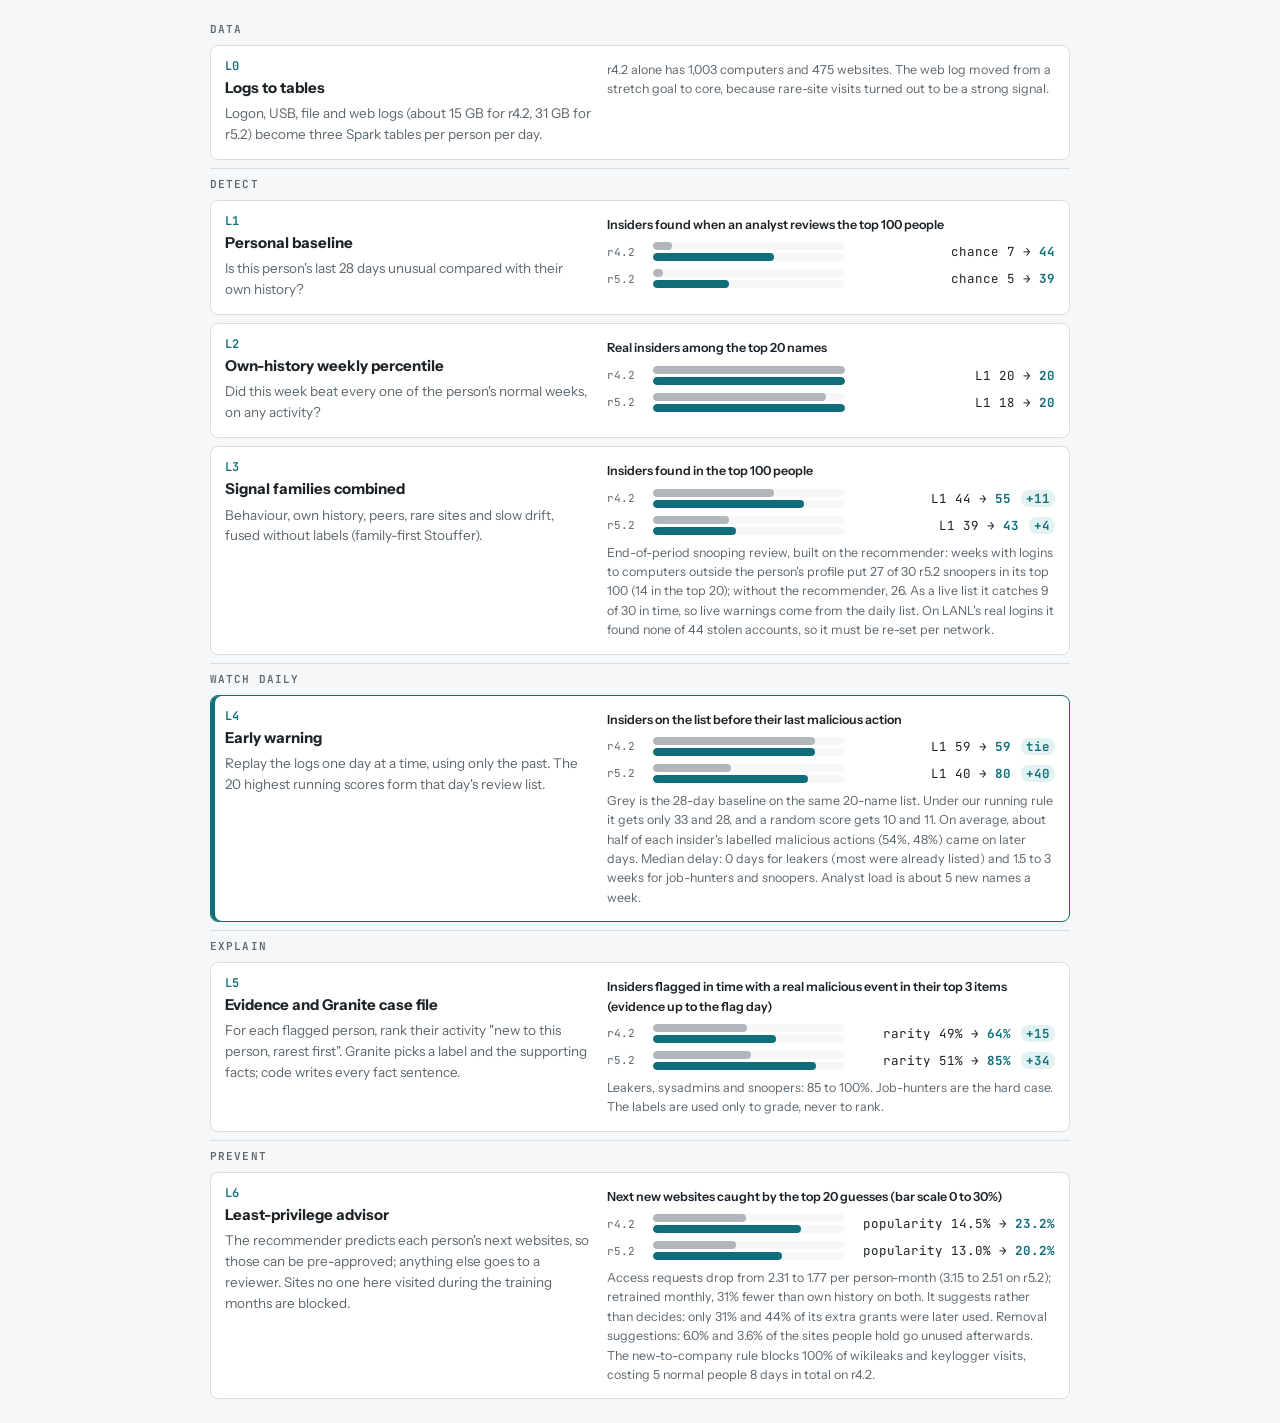
<file: figures/levels.html>
<!doctype html><html data-theme="light"><head><meta charset="utf-8"><link rel="stylesheet" href="https://fonts.googleapis.com/css2?family=Instrument+Sans:wght@400;500;600;700&family=JetBrains+Mono:wght@400;600&display=swap"><style>
/* Layout: one 760px reading column; the hour track and role grid are the only wide elements, each scrolls on its own. */
:root {
  --bg: #f6f7f8; --surface: #ffffff; --fg: #1c2328; --muted: #5b6770; --line: #d9dee2;
  --accent: #0f6e7a; --accent-soft: #e2f1f2; --warn: #9a5b00; --warn-soft: #fbf0dd;
  --font-body: "Instrument Sans", "Helvetica Neue", Arial, sans-serif;
  --font-mono: "JetBrains Mono", ui-monospace, Menlo, monospace;
}
@media (prefers-color-scheme: dark) { :root:not([data-theme="light"]) {
  --bg: #12171a; --surface: #1a2125; --fg: #e4e9ec; --muted: #9aa7af; --line: #2c363c;
  --accent: #5cc3cf; --accent-soft: #163135; --warn: #e8b25c; --warn-soft: #33281a; color-scheme: dark } }
:root[data-theme="dark"] {
  --bg: #12171a; --surface: #1a2125; --fg: #e4e9ec; --muted: #9aa7af; --line: #2c363c;
  --accent: #5cc3cf; --accent-soft: #163135; --warn: #e8b25c; --warn-soft: #33281a; color-scheme: dark }
body { background: var(--bg); color: var(--fg); font: 15px/1.55 var(--font-body); }
.wrap { max-width: 760px; margin: 0 auto; padding-block: 40px 64px;
  padding-left: max(16px, env(safe-area-inset-left, 0px)); padding-right: max(16px, env(safe-area-inset-right, 0px));
  display: grid; gap: 36px; }
header { display: grid; gap: 8px; }
.eyebrow { font: 600 12px/1 var(--font-mono); letter-spacing: .08em; text-transform: uppercase; color: var(--accent); }
h1 { font-size: 34px; line-height: 1.1; margin: 0; text-wrap: balance; letter-spacing: -.01em; }
h2 { font-size: 20px; margin: 0 0 12px; text-wrap: balance; }
p { margin: 0; }
.lede { font-size: 17px; max-width: 65ch; }
.sub { color: var(--muted); }
section { display: grid; gap: 12px; min-width: 0; }
.parts { display: grid; grid-template-columns: repeat(3, minmax(0, 1fr)); gap: 12px; }
.part { background: var(--surface); border: 1px solid var(--line); border-radius: 8px; padding: 14px; display: grid; gap: 6px; align-content: start; }
.part b { font-size: 15px; }
.part .tag { font: 600 11px/1 var(--font-mono); color: var(--accent); text-transform: uppercase; letter-spacing: .06em; }
.pitch { border-left: 3px solid var(--accent); padding: 4px 0 4px 14px; font-style: italic; max-width: 65ch; }
.scroll { overflow-x: auto; }
table { border-collapse: collapse; width: 100%; font-size: 14px; }
th, td { text-align: left; padding: 8px 10px; border-bottom: 1px solid var(--line); vertical-align: top; }
th { font-weight: 600; color: var(--muted); font-size: 12px; text-transform: uppercase; letter-spacing: .04em; }
td.n { font: 14px var(--font-mono); font-variant-numeric: tabular-nums; white-space: nowrap; }
td.n strong { color: var(--accent); }
.note { font-size: 13px; color: var(--muted); }
ul { margin: 0; padding-left: 20px; display: grid; gap: 4px; }
.roles { display: grid; gap: 12px; }
.role { background: var(--surface); border: 1px solid var(--line); border-radius: 8px; padding: 14px; display: grid; gap: 10px; min-width: 0; }
.role-head { display: flex; flex-wrap: wrap; gap: 8px 16px; align-items: baseline; justify-content: space-between; }
.role-head b { font-size: 16px; }
.owner { font: 13px var(--font-mono); color: var(--muted); border-bottom: 1px dashed var(--line); min-width: 120px; padding-bottom: 1px; }
.blocks { display: grid; grid-template-columns: repeat(4, minmax(0, 1fr)); gap: 8px; }
.block { display: grid; gap: 4px; align-content: start; font-size: 13.5px; }
.block .h { font: 600 11px/1 var(--font-mono); color: var(--accent); }
code { font: 12.5px var(--font-mono); background: var(--accent-soft); padding: 1px 5px; border-radius: 4px; overflow-wrap: anywhere; }
.settings { display: grid; grid-template-columns: repeat(2, minmax(0, 1fr)); gap: 12px; }
.settings > div { background: var(--accent-soft); border-radius: 8px; padding: 12px 14px; display: grid; gap: 6px; align-content: start; }
.cuts { list-style: none; padding: 0; display: grid; gap: 8px; }
.cuts li { display: grid; grid-template-columns: 64px 1fr; gap: 12px; align-items: baseline; }
.hr { font: 600 13px var(--font-mono); color: var(--warn); background: var(--warn-soft); border-radius: 4px; padding: 2px 6px; text-align: center; }
.track { position: relative; height: 34px; margin: 4px 0 6px; min-width: 420px; }
.track .bar { position: absolute; left: 0; right: 0; top: 16px; height: 2px; background: var(--line); }
.track .tick { position: absolute; top: 9px; width: 2px; height: 16px; background: var(--warn); transform: translateX(-1px); }
.track .lab { position: absolute; top: 0; font: 11px var(--font-mono); color: var(--muted); transform: translateX(-50%); }
.track .end { position: absolute; top: 22px; font: 11px var(--font-mono); color: var(--muted); }
ol.demo { margin: 0; padding-left: 20px; display: grid; gap: 4px; }
.saythis { display: grid; gap: 8px; }
.saythis div { display: grid; grid-template-columns: minmax(0, 1fr) minmax(0, 1fr); gap: 12px; font-size: 14px; }
.levels { display: grid; gap: 8px; }
.stage { font: 600 11px/1 var(--font-mono); letter-spacing: .1em; text-transform: uppercase; color: var(--muted); padding: 10px 0 2px; border-top: 1px solid var(--line); }
.stage:first-child { border-top: 0; padding-top: 0; }
.lvl { display: grid; grid-template-columns: minmax(0, 0.9fr) minmax(0, 1.1fr); gap: 16px; background: var(--surface); border: 1px solid var(--line); border-radius: 8px; padding: 14px; }
.lvl-hero { border-color: var(--accent); box-shadow: inset 4px 0 0 var(--accent); }
.lvl-text { display: grid; gap: 4px; align-content: start; }
.lvl-text p { font-size: 13.5px; color: var(--muted); }
.lvl-id { font: 600 12px/1 var(--font-mono); color: var(--accent); }
.lvl-bars { display: grid; gap: 8px; align-content: start; min-width: 0; }
.metric { font-size: 12.5px; font-weight: 600; }
.pair { display: grid; grid-template-columns: 36px minmax(0, 1fr) 200px; gap: 10px; align-items: center; }
.pair .vals { text-align: right; }
.rel { font: 11px var(--font-mono); color: var(--muted); }
.tracks { display: grid; gap: 3px; }
.track2 { height: 8px; background: var(--bg); border-radius: 4px; overflow: hidden; }
.track2 i { display: block; height: 100%; border-radius: 4px; }
.track2 i.b0 { background: var(--muted); opacity: .45; }
.track2 i.b1 { background: var(--accent); }
.vals { font: 12.5px var(--font-mono); font-variant-numeric: tabular-nums; white-space: nowrap; }
.vals b { color: var(--accent); }
.chg { font-style: normal; font-weight: 600; color: var(--accent); background: var(--accent-soft); border-radius: 8px; padding: 0 5px; margin-left: 2px; }
.lvl-note { font-size: 12.5px; color: var(--muted); }
@media (max-width: 640px) { .lvl { grid-template-columns: 1fr; gap: 10px; } .pair { grid-template-columns: 36px minmax(0, 1fr); row-gap: 2px; } .pair .vals { grid-column: 2; text-align: left; white-space: normal; } }
.ladder td, .ladder th { font-size: 13px; padding: 7px 8px; }
.ladder td:nth-child(2) { min-width: 150px; }
.chip { display: inline-block; font: 600 11px/1.3 var(--font-mono); padding: 2px 7px; border-radius: 10px; white-space: nowrap; }
.chip.kept { background: var(--accent-soft); color: var(--accent); }
.chip.build { background: var(--accent); color: var(--surface); }
.chip.drop { background: var(--warn-soft); color: var(--warn); }
.yes { color: var(--accent); font-weight: 600; }
.no { color: var(--muted); text-decoration: line-through; }
@media (max-width: 640px) {
  .parts, .settings { grid-template-columns: 1fr; }
  .blocks { grid-template-columns: repeat(2, minmax(0, 1fr)); }
  h1 { font-size: 28px; }
  .saythis div { grid-template-columns: 1fr; gap: 2px; }
}
</style><style>.wrap{max-width:860px;padding-block:16px}</style></head><body><div class="wrap"><section id="levels">
  
  
  <div class="levels">

    <div class="stage">Data</div>
    <div class="lvl">
      <div class="lvl-text"><span class="lvl-id">L0</span><b>Logs to tables</b><p>Logon, USB, file and web logs (about 15 GB for r4.2, 31 GB for r5.2) become three Spark tables per person per day.</p></div>
      <div class="lvl-bars"><p class="lvl-note">r4.2 alone has 1,003 computers and 475 websites. The web log moved from a stretch goal to core, because rare-site visits turned out to be a strong signal.</p></div>
    </div>

    <div class="stage">Detect</div>
    <div class="lvl">
      <div class="lvl-text"><span class="lvl-id">L1</span><b>Personal baseline</b><p>Is this person's last 28 days unusual compared with their own history?</p></div>
      <div class="lvl-bars">
        <div class="metric">Insiders found when an analyst reviews the top 100 people</div>
        <div class="pair"><span class="rel">r4.2</span><div class="tracks"><div class="track2"><i class="b0" style="width:10%"></i></div><div class="track2"><i class="b1" style="width:62.9%"></i></div></div><span class="vals">chance 7 → <b>44</b></span></div>
        <div class="pair"><span class="rel">r5.2</span><div class="tracks"><div class="track2"><i class="b0" style="width:5.1%"></i></div><div class="track2"><i class="b1" style="width:39.4%"></i></div></div><span class="vals">chance 5 → <b>39</b></span></div>
      </div>
    </div>
    <div class="lvl">
      <div class="lvl-text"><span class="lvl-id">L2</span><b>Own-history weekly percentile</b><p>Did this week beat every one of the person's normal weeks, on any activity?</p></div>
      <div class="lvl-bars">
        <div class="metric">Real insiders among the top 20 names</div>
        <div class="pair"><span class="rel">r4.2</span><div class="tracks"><div class="track2"><i class="b0" style="width:100%"></i></div><div class="track2"><i class="b1" style="width:100%"></i></div></div><span class="vals">L1 20 → <b>20</b></span></div>
        <div class="pair"><span class="rel">r5.2</span><div class="tracks"><div class="track2"><i class="b0" style="width:90%"></i></div><div class="track2"><i class="b1" style="width:100%"></i></div></div><span class="vals">L1 18 → <b>20</b></span></div>
      </div>
    </div>
    <div class="lvl">
      <div class="lvl-text"><span class="lvl-id">L3</span><b>Signal families combined</b><p>Behaviour, own history, peers, rare sites and slow drift, fused without labels (family-first Stouffer).</p></div>
      <div class="lvl-bars">
        <div class="metric">Insiders found in the top 100 people</div>
        <div class="pair"><span class="rel">r4.2</span><div class="tracks"><div class="track2"><i class="b0" style="width:62.9%"></i></div><div class="track2"><i class="b1" style="width:78.6%"></i></div></div><span class="vals">L1 44 → <b>55</b> <em class="chg">+11</em></span></div>
        <div class="pair"><span class="rel">r5.2</span><div class="tracks"><div class="track2"><i class="b0" style="width:39.4%"></i></div><div class="track2"><i class="b1" style="width:43.4%"></i></div></div><span class="vals">L1 39 → <b>43</b> <em class="chg">+4</em></span></div>
        <p class="lvl-note">End-of-period snooping review, built on the recommender: weeks with logins to computers outside the person's profile put 27 of 30 r5.2 snoopers in its top 100 (14 in the top 20); without the recommender, 26. As a live list it catches 9 of 30 in time, so live warnings come from the daily list. On LANL's real logins it found none of 44 stolen accounts, so it must be re-set per network.</p>
      </div>
    </div>

    <div class="stage">Watch daily</div>
    <div class="lvl lvl-hero">
      <div class="lvl-text"><span class="lvl-id">L4</span><b>Early warning</b><p>Replay the logs one day at a time, using only the past. The 20 highest running scores form that day's review list.</p></div>
      <div class="lvl-bars">
        <div class="metric">Insiders on the list before their last malicious action</div>
        <div class="pair"><span class="rel">r4.2</span><div class="tracks"><div class="track2"><i class="b0" style="width:84.3%"></i></div><div class="track2"><i class="b1" style="width:84.3%"></i></div></div><span class="vals">L1 59 → <b>59</b> <em class="chg">tie</em></span></div>
        <div class="pair"><span class="rel">r5.2</span><div class="tracks"><div class="track2"><i class="b0" style="width:40.4%"></i></div><div class="track2"><i class="b1" style="width:80.8%"></i></div></div><span class="vals">L1 40 → <b>80</b> <em class="chg">+40</em></span></div>
        <p class="lvl-note">Grey is the 28-day baseline on the same 20-name list. Under our running rule it gets only 33 and 28, and a random score gets 10 and 11. On average, about half of each insider's labelled malicious actions (54%, 48%) came on later days. Median delay: 0 days for leakers (most were already listed) and 1.5 to 3 weeks for job-hunters and snoopers. Analyst load is about 5 new names a week.</p>
      </div>
    </div>

    <div class="stage">Explain</div>
    <div class="lvl">
      <div class="lvl-text"><span class="lvl-id">L5</span><b>Evidence and Granite case file</b><p>For each flagged person, rank their activity "new to this person, rarest first". Granite picks a label and the supporting facts; code writes every fact sentence.</p></div>
      <div class="lvl-bars">
        <div class="metric">Insiders flagged in time with a real malicious event in their top 3 items (evidence up to the flag day)</div>
        <div class="pair"><span class="rel">r4.2</span><div class="tracks"><div class="track2"><i class="b0" style="width:49%"></i></div><div class="track2"><i class="b1" style="width:64%"></i></div></div><span class="vals">rarity 49% → <b>64%</b> <em class="chg">+15</em></span></div>
        <div class="pair"><span class="rel">r5.2</span><div class="tracks"><div class="track2"><i class="b0" style="width:51%"></i></div><div class="track2"><i class="b1" style="width:85%"></i></div></div><span class="vals">rarity 51% → <b>85%</b> <em class="chg">+34</em></span></div>
        <p class="lvl-note">Leakers, sysadmins and snoopers: 85 to 100%. Job-hunters are the hard case. The labels are used only to grade, never to rank.</p>
      </div>
    </div>

    <div class="stage">Prevent</div>
    <div class="lvl">
      <div class="lvl-text"><span class="lvl-id">L6</span><b>Least-privilege advisor</b><p>The recommender predicts each person's next websites, so those can be pre-approved; anything else goes to a reviewer. Sites no one here visited during the training months are blocked.</p></div>
      <div class="lvl-bars">
        <div class="metric">Next new websites caught by the top 20 guesses (bar scale 0 to 30%)</div>
        <div class="pair"><span class="rel">r4.2</span><div class="tracks"><div class="track2"><i class="b0" style="width:48.3%"></i></div><div class="track2"><i class="b1" style="width:77.3%"></i></div></div><span class="vals">popularity 14.5% → <b>23.2%</b></span></div>
        <div class="pair"><span class="rel">r5.2</span><div class="tracks"><div class="track2"><i class="b0" style="width:43.3%"></i></div><div class="track2"><i class="b1" style="width:67.3%"></i></div></div><span class="vals">popularity 13.0% → <b>20.2%</b></span></div>
        <p class="lvl-note">Access requests drop from 2.31 to 1.77 per person-month (3.15 to 2.51 on r5.2); retrained monthly, 31% fewer than own history on both. It suggests rather than decides: only 31% and 44% of its extra grants were later used. Removal suggestions: 6.0% and 3.6% of the sites people hold go unused afterwards. The new-to-company rule blocks 100% of wikileaks and keylogger visits, costing 5 normal people 8 days in total on r4.2.</p>
      </div>
    </div>
  </div>
</section></div></body></html>
</file>
